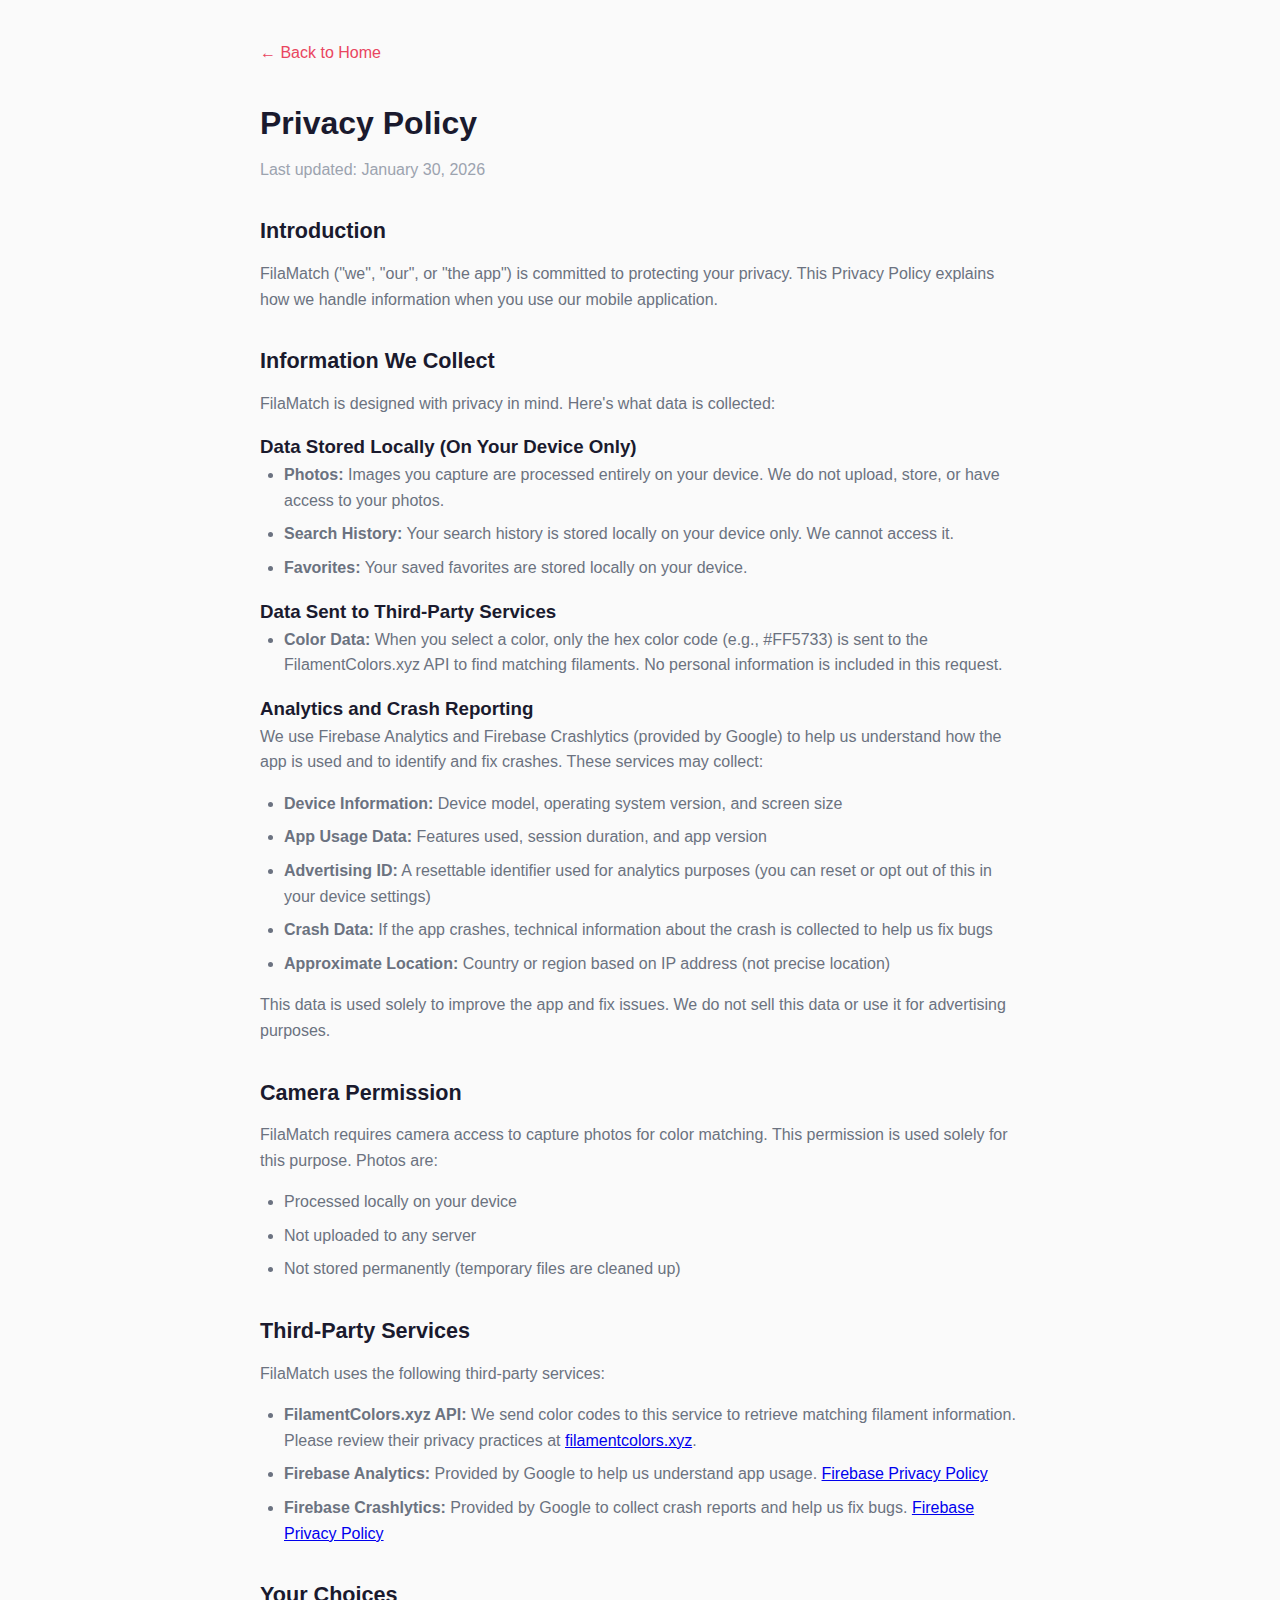
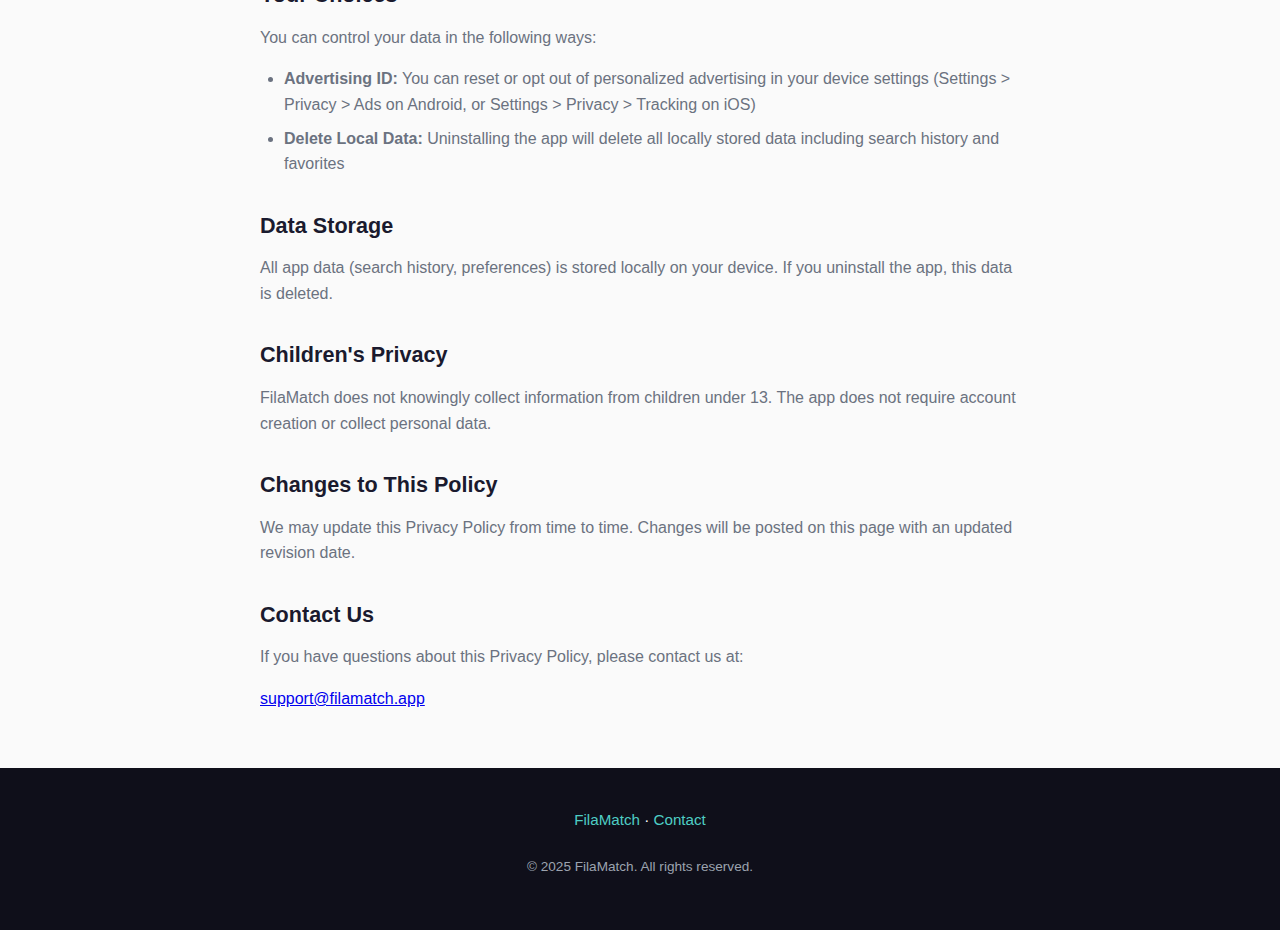
<file: privacy.html>
<!DOCTYPE html>
<html lang="en">
<head>
  <meta charset="UTF-8">
  <meta name="viewport" content="width=device-width, initial-scale=1.0">
  <meta name="description" content="FilaMatch Privacy Policy - Learn how we protect your privacy.">
  <meta name="theme-color" content="#1A1A2E">
  <link rel="canonical" href="https://filamatch.app/privacy.html">

  <!-- Open Graph -->
  <meta property="og:title" content="Privacy Policy - FilaMatch">
  <meta property="og:description" content="FilaMatch Privacy Policy - Learn how we protect your privacy.">
  <meta property="og:url" content="https://filamatch.app/privacy.html">
  <meta property="og:type" content="website">
  <meta property="og:site_name" content="FilaMatch">

  <title>Privacy Policy - FilaMatch</title>
  <link rel="icon" type="image/png" href="logo.png">
  <link rel="stylesheet" href="styles.css">
</head>
<body>
  <div class="privacy-page">
    <a href="index.html" class="back-link">&larr; Back to Home</a>

    <h1>Privacy Policy</h1>
    <p class="last-updated">Last updated: January 30, 2026</p>

    <h2>Introduction</h2>
    <p>FilaMatch ("we", "our", or "the app") is committed to protecting your privacy. This Privacy Policy explains how we handle information when you use our mobile application.</p>

    <h2>Information We Collect</h2>
    <p>FilaMatch is designed with privacy in mind. Here's what data is collected:</p>

    <h3>Data Stored Locally (On Your Device Only)</h3>
    <ul>
      <li><strong>Photos:</strong> Images you capture are processed entirely on your device. We do not upload, store, or have access to your photos.</li>
      <li><strong>Search History:</strong> Your search history is stored locally on your device only. We cannot access it.</li>
      <li><strong>Favorites:</strong> Your saved favorites are stored locally on your device.</li>
    </ul>

    <h3>Data Sent to Third-Party Services</h3>
    <ul>
      <li><strong>Color Data:</strong> When you select a color, only the hex color code (e.g., #FF5733) is sent to the FilamentColors.xyz API to find matching filaments. No personal information is included in this request.</li>
    </ul>

    <h3>Analytics and Crash Reporting</h3>
    <p>We use Firebase Analytics and Firebase Crashlytics (provided by Google) to help us understand how the app is used and to identify and fix crashes. These services may collect:</p>
    <ul>
      <li><strong>Device Information:</strong> Device model, operating system version, and screen size</li>
      <li><strong>App Usage Data:</strong> Features used, session duration, and app version</li>
      <li><strong>Advertising ID:</strong> A resettable identifier used for analytics purposes (you can reset or opt out of this in your device settings)</li>
      <li><strong>Crash Data:</strong> If the app crashes, technical information about the crash is collected to help us fix bugs</li>
      <li><strong>Approximate Location:</strong> Country or region based on IP address (not precise location)</li>
    </ul>
    <p>This data is used solely to improve the app and fix issues. We do not sell this data or use it for advertising purposes.</p>

    <h2>Camera Permission</h2>
    <p>FilaMatch requires camera access to capture photos for color matching. This permission is used solely for this purpose. Photos are:</p>
    <ul>
      <li>Processed locally on your device</li>
      <li>Not uploaded to any server</li>
      <li>Not stored permanently (temporary files are cleaned up)</li>
    </ul>

    <h2>Third-Party Services</h2>
    <p>FilaMatch uses the following third-party services:</p>
    <ul>
      <li><strong>FilamentColors.xyz API:</strong> We send color codes to this service to retrieve matching filament information. Please review their privacy practices at <a href="https://filamentcolors.xyz" target="_blank" rel="noopener">filamentcolors.xyz</a>.</li>
      <li><strong>Firebase Analytics:</strong> Provided by Google to help us understand app usage. <a href="https://firebase.google.com/support/privacy" target="_blank" rel="noopener">Firebase Privacy Policy</a></li>
      <li><strong>Firebase Crashlytics:</strong> Provided by Google to collect crash reports and help us fix bugs. <a href="https://firebase.google.com/support/privacy" target="_blank" rel="noopener">Firebase Privacy Policy</a></li>
    </ul>

    <h2>Your Choices</h2>
    <p>You can control your data in the following ways:</p>
    <ul>
      <li><strong>Advertising ID:</strong> You can reset or opt out of personalized advertising in your device settings (Settings &gt; Privacy &gt; Ads on Android, or Settings &gt; Privacy &gt; Tracking on iOS)</li>
      <li><strong>Delete Local Data:</strong> Uninstalling the app will delete all locally stored data including search history and favorites</li>
    </ul>

    <h2>Data Storage</h2>
    <p>All app data (search history, preferences) is stored locally on your device. If you uninstall the app, this data is deleted.</p>

    <h2>Children's Privacy</h2>
    <p>FilaMatch does not knowingly collect information from children under 13. The app does not require account creation or collect personal data.</p>

    <h2>Changes to This Policy</h2>
    <p>We may update this Privacy Policy from time to time. Changes will be posted on this page with an updated revision date.</p>

    <h2>Contact Us</h2>
    <p>If you have questions about this Privacy Policy, please contact us at:</p>
    <p><a href="mailto:support@filamatch.app">support@filamatch.app</a></p>
  </div>

  <footer class="footer">
    <div class="footer-content">
      <p><a href="index.html">FilaMatch</a> &middot; <a href="mailto:support@filamatch.app">Contact</a></p>
      <p class="copyright">&copy; 2025 FilaMatch. All rights reserved.</p>
    </div>
  </footer>
</body>
</html>
</file>
<file: styles.css>
/* FilaMatch Landing Page Styles */
/* Color palette from app */

:root {
  --primary: #1A1A2E;
  --primary-dark: #0F0F1A;
  --accent: #E94560;
  --accent-light: #FF6B6B;
  --teal: #4ECDC4;
  --teal-dark: #45B7AA;
  --background: #FAFAFA;
  --surface: #FFFFFF;
  --text-primary: #1A1A2E;
  --text-secondary: #6B7280;
  --text-tertiary: #9CA3AF;
  --border: #E5E7EB;
}

* {
  margin: 0;
  padding: 0;
  box-sizing: border-box;
}

html {
  scroll-behavior: smooth;
}

body {
  font-family: -apple-system, BlinkMacSystemFont, 'Segoe UI', Roboto, Oxygen, Ubuntu, sans-serif;
  background: var(--background);
  color: var(--text-primary);
  line-height: 1.6;
}

/* Hero Section */
.hero {
  background: linear-gradient(135deg, var(--primary) 0%, var(--primary-dark) 100%);
  color: white;
  padding: 80px 20px 100px;
  text-align: center;
  position: relative;
  overflow: hidden;
}

.hero::after {
  content: '';
  position: absolute;
  bottom: -50px;
  left: 0;
  right: 0;
  height: 100px;
  background: var(--background);
  transform: skewY(-3deg);
}

.hero-content {
  position: relative;
  z-index: 1;
  max-width: 800px;
  margin: 0 auto;
}

.logo {
  width: 140px;
  height: 140px;
  margin: 0 auto -12px auto;
  display: block;
  filter: drop-shadow(0 8px 24px rgba(0,0,0,0.3));
}

.hero h1 {
  font-size: 3rem;
  font-weight: 700;
  margin-top: -8px;
  margin-bottom: 16px;
  letter-spacing: -0.02em;
}

.tagline {
  font-size: 1.35rem;
  opacity: 0.9;
  margin-bottom: 32px;
  font-weight: 400;
}

.store-badges {
  display: flex;
  justify-content: center;
  align-items: center;
  gap: 12px;
  flex-wrap: wrap;
}

.store-badge {
  display: inline-block;
  transition: transform 0.2s ease;
}

.store-badge:hover {
  transform: scale(1.05);
}

.store-badge-google img {
  height: 60px;
  margin: -10px;
}

.store-badge-apple img {
  height: 40px;
}


/* Features Section */
.features {
  padding: 80px 20px;
  max-width: 1100px;
  margin: 0 auto;
}

.section-title {
  text-align: center;
  font-size: 2rem;
  font-weight: 700;
  margin-bottom: 48px;
  color: var(--text-primary);
}

.feature-grid {
  display: grid;
  grid-template-columns: repeat(auto-fit, minmax(250px, 1fr));
  gap: 32px;
}

.feature-card {
  background: var(--surface);
  border-radius: 16px;
  padding: 32px;
  text-align: center;
  box-shadow: 0 4px 20px rgba(26, 26, 46, 0.08);
  transition: transform 0.2s ease, box-shadow 0.2s ease;
}

.feature-card:hover {
  transform: translateY(-4px);
  box-shadow: 0 8px 32px rgba(26, 26, 46, 0.12);
}

.feature-icon {
  width: 64px;
  height: 64px;
  background: linear-gradient(135deg, var(--accent) 0%, var(--accent-light) 100%);
  border-radius: 16px;
  display: flex;
  align-items: center;
  justify-content: center;
  margin: 0 auto 20px;
  font-size: 28px;
}

.feature-card h3 {
  font-size: 1.25rem;
  font-weight: 600;
  margin-bottom: 12px;
  color: var(--text-primary);
}

.feature-card p {
  color: var(--text-secondary);
  font-size: 0.95rem;
}

/* Screenshots Section */
.screenshots {
  padding: 80px 20px 120px;
  background: var(--surface);
  text-align: center;
  position: relative;
  z-index: 1;
}

.screenshots-gallery {
  display: flex;
  justify-content: center;
  gap: 32px;
  flex-wrap: wrap;
  max-width: 1200px;
  margin: 0 auto;
  padding: 0 20px;
}

.screenshot-item {
  flex: 0 0 auto;
}

.phone-frame {
  background: var(--primary);
  border-radius: 32px;
  padding: 12px;
  box-shadow: 0 16px 48px rgba(26, 26, 46, 0.2);
  transition: transform 0.3s ease, box-shadow 0.3s ease;
}

.phone-frame:hover {
  transform: translateY(-8px);
  box-shadow: 0 24px 64px rgba(26, 26, 46, 0.25);
}

.phone-frame img {
  display: block;
  width: 220px;
  height: auto;
  border-radius: 20px;
}

.screenshot-caption {
  margin-top: 16px;
  font-size: 0.95rem;
  font-weight: 600;
  color: var(--text-secondary);
}

/* How It Works Section */
.how-it-works {
  background: var(--primary);
  color: white;
  padding: 80px 20px;
  position: relative;
}

.how-it-works::before {
  content: '';
  position: absolute;
  top: -50px;
  left: 0;
  right: 0;
  height: 100px;
  background: var(--background);
  transform: skewY(-3deg);
}

.how-it-works .section-title {
  color: white;
}

.steps {
  display: flex;
  justify-content: center;
  align-items: center;
  flex-wrap: wrap;
  gap: 20px;
  max-width: 900px;
  margin: 0 auto;
}

.step {
  text-align: center;
  flex: 1;
  min-width: 180px;
  max-width: 240px;
}

.step-number {
  width: 56px;
  height: 56px;
  background: var(--accent);
  border-radius: 50%;
  display: flex;
  align-items: center;
  justify-content: center;
  font-size: 1.5rem;
  font-weight: 700;
  margin: 0 auto 16px;
}

.step h3 {
  font-size: 1.1rem;
  font-weight: 600;
  margin-bottom: 8px;
}

.step p {
  font-size: 0.9rem;
  opacity: 0.85;
}

.step-arrow {
  font-size: 2rem;
  color: var(--teal);
  flex-shrink: 0;
}

/* Privacy Section */
.privacy-section {
  padding: 60px 20px;
  background: var(--surface);
  text-align: center;
}

.privacy-section h2 {
  font-size: 1.75rem;
  margin-bottom: 16px;
}

.privacy-section p {
  color: var(--text-secondary);
  max-width: 600px;
  margin: 0 auto 24px;
}

.privacy-link {
  display: inline-block;
  color: var(--accent);
  text-decoration: none;
  font-weight: 600;
  padding: 12px 28px;
  border: 2px solid var(--accent);
  border-radius: 8px;
  transition: all 0.2s ease;
}

.privacy-link:hover {
  background: var(--accent);
  color: white;
}

/* Footer */
.footer {
  background: var(--primary-dark);
  color: white;
  padding: 40px 20px;
  text-align: center;
}

.footer-content {
  max-width: 600px;
  margin: 0 auto;
}

.footer a {
  color: var(--teal);
  text-decoration: none;
}

.footer a:hover {
  text-decoration: underline;
}

.footer p {
  margin-bottom: 12px;
  font-size: 0.95rem;
}

.footer .copyright {
  color: var(--text-tertiary);
  font-size: 0.85rem;
  margin-top: 24px;
}

/* Responsive */
@media (max-width: 768px) {
  .hero {
    padding: 60px 20px 80px;
  }

  .hero h1 {
    font-size: 2.25rem;
  }

  .tagline {
    font-size: 1.1rem;
  }

  .logo {
    width: 110px;
    height: 110px;
    margin: 0 auto -10px auto;
  }

  .section-title {
    font-size: 1.6rem;
  }

  .steps {
    flex-direction: column;
  }

  .step-arrow {
    transform: rotate(90deg);
  }

  .screenshots-gallery {
    gap: 24px;
  }

  .phone-frame {
    padding: 8px;
    border-radius: 24px;
  }

  .phone-frame img {
    width: 160px;
    border-radius: 16px;
  }
}

/* Privacy Page Specific */
.privacy-page {
  max-width: 800px;
  margin: 0 auto;
  padding: 40px 20px;
}

.privacy-page h1 {
  font-size: 2rem;
  margin-bottom: 8px;
}

.privacy-page .last-updated {
  color: var(--text-tertiary);
  margin-bottom: 32px;
}

.privacy-page h2 {
  font-size: 1.35rem;
  margin: 32px 0 12px;
  color: var(--text-primary);
}

.privacy-page p,
.privacy-page ul {
  color: var(--text-secondary);
  margin-bottom: 16px;
}

.privacy-page ul {
  padding-left: 24px;
}

.privacy-page li {
  margin-bottom: 8px;
}

.back-link {
  display: inline-block;
  color: var(--accent);
  text-decoration: none;
  margin-bottom: 32px;
}

.back-link:hover {
  text-decoration: underline;
}
</file>
